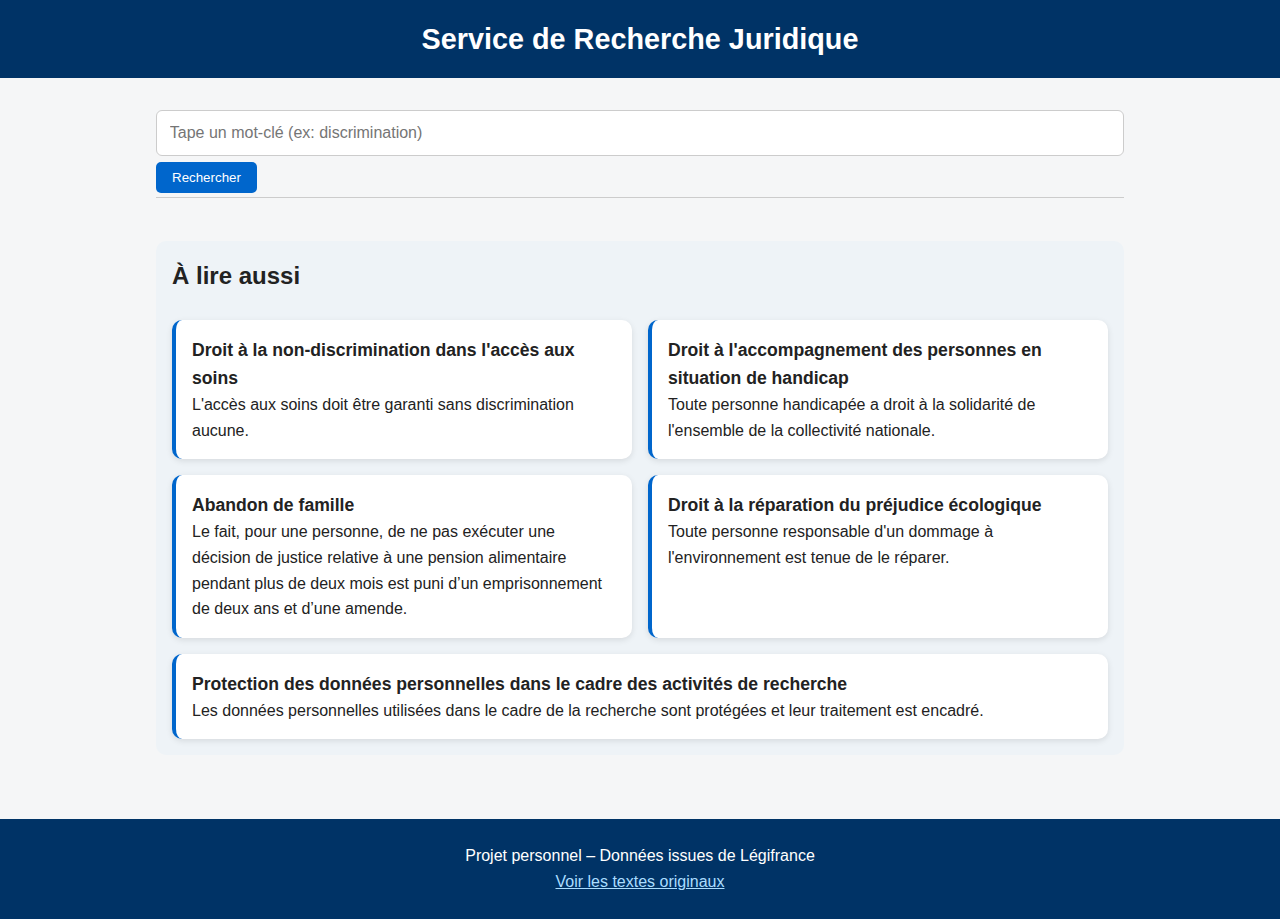
<file: index.html>
<!DOCTYPE html>
<html lang="fr">
<head>
  <meta charset="UTF-8" />
  <meta name="viewport" content="width=device-width, initial-scale=1.0"/>
  <title>Moteur de lois françaises</title>
  <link rel="stylesheet" href="style.css" />
  <link rel="icon" href="gouv.ico">
</head>
<script>
document.addEventListener('DOMContentLoaded', function () {
  const searchInput = document.getElementById('searchInput');
  const searchBtn = document.getElementById('searchBtn');
  const suggestionsDiv = document.getElementById('suggestions');
  const randomArticlesDiv = document.getElementById('randomArticles');

  // 🔍 Redirection vers results.html avec la query
  if (searchBtn && searchInput) {
    searchBtn.addEventListener('click', () => {
      const query = searchInput.value.trim();
      if (query) {
        window.location.href = `results.html?query=${encodeURIComponent(query)}`;
      }
    });
  }

  // 💡 Suggestions dynamiques depuis dico.txt
  if (searchInput) {
    searchInput.addEventListener('input', () => {
      const query = searchInput.value.toLowerCase();
      if (query.length >= 4) {
        suggestWords(query);
      } else {
        suggestionsDiv.style.display = 'none';
      }
    });
  }

  // 📥 Chargement des lois
  fetch('data/lois.json')
    .then(response => {
      if (!response.ok) throw new Error('Erreur réseau');
      return response.json();
    })
    .then(lois => {
      displayRandomLaws(lois);
    })
    .catch(err => console.error('Erreur lors du chargement des lois :', err));

  // 🎲 Afficher 5 lois aléatoires
  function displayRandomLaws(lois) {
    const shuffled = [...lois].sort(() => 0.5 - Math.random());
    const selected = shuffled.slice(0, 5);
    randomArticlesDiv.innerHTML = '';
    selected.forEach(law => {
      const bubble = document.createElement('div');
      bubble.className = 'article-bubble';
      bubble.innerHTML = `<h3>${law.titre}</h3><p>${law.texte}</p>`;
      bubble.addEventListener('click', () => showLawDetails(law));
      randomArticlesDiv.appendChild(bubble);
    });
  }

  // 📚 Suggestion de mots depuis dico.txt
  function suggestWords(query) {
    fetch('data/dico.txt')
      .then(res => res.text())
      .then(text => {
        const words = text.split('\n').filter(w => w.trim());
        const unique = [...new Set(words)];
        const suggestions = unique.filter(w => w.toLowerCase().includes(query));
        suggestionsDiv.innerHTML = '';
        suggestions.forEach(word => {
          const div = document.createElement('div');
          div.textContent = word;
          div.addEventListener('click', () => {
            searchInput.value = word;
            suggestionsDiv.style.display = 'none';
          });
          suggestionsDiv.appendChild(div);
        });
        suggestionsDiv.style.display = 'block';
      });
  }

  // 🪟 Popup pour les bulles aléatoires
  function showLawDetails(law) {
    const popup = document.createElement('div');
    popup.className = 'popup-overlay';
    popup.innerHTML = `
      <div class="popup-content">
        <span class="close" onclick="this.closest('.popup-overlay').remove()">&times;</span>
        <h2>${law.titre}</h2>
        <p>${law.texte}</p>
        <p><strong>Code:</strong> ${law.code}</p>
        <p><strong>Article:</strong> ${law.article}</p>
        <p><strong>Peine:</strong> ${law.peine}</p>
        <p><strong>Solution:</strong> ${law.action}</p>
      </div>
    `;
    document.body.appendChild(popup);
  }
});
</script>


<body>

  <!-- HEADER -->
  <header>
    <div class="header-container">
      <h1><a href="#">Service de Recherche Juridique</a></h1>
    </div>
  </header>

  <!-- CONTENU PRINCIPAL -->
  <main class="container">

    <!-- SECTION DE RECHERCHE -->
    <section class="search-section">
      <input type="text" id="searchInput" placeholder="Tape un mot-clé (ex: discrimination)" autocomplete="off" />
      <button id="searchBtn">Rechercher</button>
      <div id="suggestions" class="suggestions-box"></div>
    </section>

    <!-- SECTION DE RÉSULTATS -->
    <section id="results" class="results-section">
      <!-- Résultats affichés ici par JS -->
    </section>

    <!-- SECTION À LIRE AUSSI -->
    <section class="random-articles">
      <h2>À lire aussi</h2>
      <div id="randomArticles" class="article-bubbles">
        <!-- JS injectera 5 bulles ici -->
      </div>
    </section>

  </main>

  <!-- FOOTER -->
  <footer>
    <div class="footer-container">
      <p>Projet personnel – Données issues de Légifrance</p>
      <p><a href="https://www.legifrance.gouv.fr" target="_blank">Voir les textes originaux</a></p>
    </div>
  </footer>
</body>
</html>
</file>
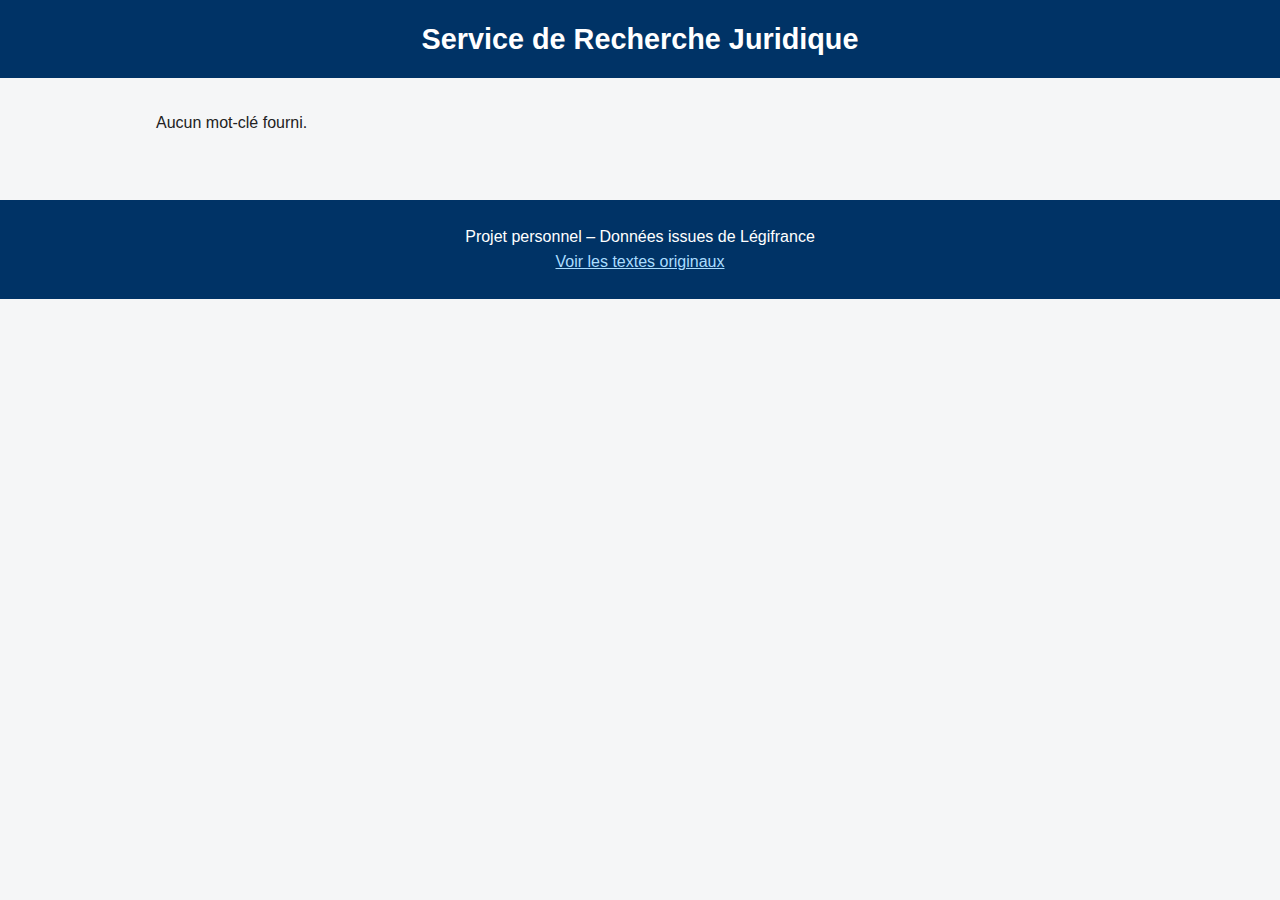
<file: results.html>
<!DOCTYPE html>
<html lang="fr">
<head>
  <meta charset="UTF-8">
  <meta name="viewport" content="width=device-width, initial-scale=1.0">
  <title>Résultats de la Recherche</title>
  <link rel="stylesheet" href="style.css">
</head>
<script>
document.addEventListener('DOMContentLoaded', function () {
  const resultsDiv = document.getElementById('results');
  const modal = document.getElementById('customModal');
  const modalTitle = document.getElementById('modalTitle');
  const modalBody = document.getElementById('modalBody');
  const closeModalBtn = modal.querySelector('.close-modal-btn');
  const query = new URLSearchParams(window.location.search).get('query');

  if (!query) {
    resultsDiv.innerHTML = '<p>Aucun mot-clé fourni.</p>';
    return;
  }

  // Chargement et recherche des lois
  fetch('data/lois.json')
    .then(response => response.json())
    .then(lois => {
      const results = lois.filter(law =>
        law.titre.toLowerCase().includes(query.toLowerCase()) ||
        law.texte.toLowerCase().includes(query.toLowerCase()) ||
        law.code.toLowerCase().includes(query.toLowerCase()) ||
        law.article.toLowerCase().includes(query.toLowerCase()) ||
        law.peine.toLowerCase().includes(query.toLowerCase()) ||
        law.action.toLowerCase().includes(query.toLowerCase())
      );

      if (results.length === 0) {
        resultsDiv.innerHTML = '<p>Aucun résultat trouvé.</p>';
      } else {
        resultsDiv.innerHTML = '';
        results.forEach(law => {
          const card = document.createElement('div');
          card.className = 'card';
          card.innerHTML = `
            <h2>${law.titre}</h2>
            <p>${law.texte}</p>
            <button class="open-modal-btn">Voir plus</button>
            <div class="glow"></div>
          `;

          const btn = card.querySelector('.open-modal-btn');
          btn.addEventListener('click', () => {
            modalTitle.textContent = law.titre;
            modalBody.innerHTML = `
              <p>${law.texte}</p>
              <p><strong>Code :</strong> ${law.code}</p>
              <p><strong>Article :</strong> ${law.article}</p>
              <p><strong>Peine :</strong> ${law.peine}</p>
              <p><strong>Solution :</strong> ${law.action}</p>
              <a href=${law.source}><strong>Sources</strong></a>
            `;
            modal.classList.add('open');
          });

          addCardEffects(card);
          resultsDiv.appendChild(card);
        });
      }
    })
    .catch(error => {
      resultsDiv.innerHTML = '<p>Erreur lors du chargement des données.</p>';
      console.error(error);
    });

  // Fermeture du modal
  closeModalBtn.addEventListener('click', () => {
    modal.classList.remove('open');
  });

  modal.addEventListener('click', (e) => {
    if (e.target === modal) {
      modal.classList.remove('open');
    }
  });

  document.addEventListener('keydown', (e) => {
    if (e.key === 'Escape') {
      modal.classList.remove('open');
    }
  });

  // Effet glow et rotation sur les cartes
  function addCardEffects(card) {
    const glow = card.querySelector('.glow');
    card.addEventListener('mousemove', (e) => {
      const rect = card.getBoundingClientRect();
      const x = e.clientX - rect.left;
      const y = e.clientY - rect.top;
      card.style.setProperty('--x', `${x}px`);
      card.style.setProperty('--y', `${y}px`);
      const rotateX = ((y - rect.height / 2) / (rect.height / 2)) * 10;
      const rotateY = ((x - rect.width / 2) / (rect.width / 2)) * -10;
      card.style.transform = `rotateX(${rotateX}deg) rotateY(${rotateY}deg)`;
      const angle = 135 + rotateX - rotateY;
      card.style.setProperty('--angle', `${angle}deg`);
    });

    card.addEventListener('mouseleave', () => {
      card.style.transform = 'rotateX(0deg) rotateY(0deg)';
      card.style.setProperty('--angle', '135deg');
    });
  }
});
</script>


<body>

  <!-- HEADER -->
  <header>
    <div class="header-container">
      <h1><a href="index.html">Service de Recherche Juridique</a></h1>
    </div>
  </header>

  <!-- CONTENU PRINCIPAL -->
  <main class="container">

    <!-- SECTION DE RÉSULTATS -->
    <section id="results" class="results-section card-grid">
      <!-- Résultats affichés ici par JS -->
    </section>

  </main>

  <!-- FOOTER -->
  <footer>
    <div class="footer-container">
      <p>Projet personnel – Données issues de Légifrance</p>
      <p><a href="https://www.legifrance.gouv.fr" target="_blank">Voir les textes originaux</a></p>
    </div>
  </footer>

<!-- Modal générique injecté dynamiquement -->
<div class="modal-overlay" id="customModal">
  <div class="modal-content">
    <h2 id="modalTitle">Titre</h2>
    <div id="modalBody">Contenu</div>
    <button class="close-modal-btn">Fermer</button>
  </div>
</div>

</body>
</html>
</file>
<file: style.css>
/* RESET DE BASE */
* {
  margin: 0;
  padding: 0;
  box-sizing: border-box;
  font-family: "Segoe UI", Roboto, sans-serif;
}

body {
  background-color: #f5f6f7;
  color: #222;
  line-height: 1.6;
}

a {
  text-decoration: none;
  color: inherit;
}

/* HEADER */
header {
  background-color: #003366;
  padding: 1em 0;
  text-align: center;
  color: white;
}

.header-container h1 {
  font-size: 1.8em;
}

.header-container a {
  color: white;
}

/* CONTENEUR PRINCIPAL */
.container {
  max-width: 1000px;
  margin: 2em auto;
  padding: 0 1em;
}

/* RECHERCHE */
.search-section {
  margin-bottom: 2em;
  position: relative;
}

#searchInput {
  width: 100%;
  padding: 0.8em;
  font-size: 1em;
  border: 1px solid #ccc;
  border-radius: 6px;
}

#searchBtn {
  margin-top: 0.5em;
  padding: 0.6em 1.2em;
  background-color: #0066cc;
  color: white;
  border: none;
  border-radius: 5px;
  cursor: pointer;
}

#searchBtn:hover {
  background-color: #004a99;
}

/* SUGGESTIONS */
.suggestions-box {
  position: absolute;
  top: 105%;
  left: 0;
  right: 0;
  background: white;
  border: 1px solid #ccc;
  border-top: none;
  max-height: 200px;
  overflow-y: auto;
  z-index: 100;
}

.suggestions-box div {
  padding: 0.7em;
  cursor: pointer;
}

.suggestions-box div:hover {
  background-color: #eef3f7;
}

/* RÉSULTATS */
.results-section .result-card {
  background: white;
  border-left: 4px solid #0066cc;
  margin-bottom: 1.5em;
  padding: 1em;
  border-radius: 10px;
  box-shadow: 0 2px 6px rgba(0,0,0,0.1);
}

.result-card h3 {
  margin-bottom: 0.5em;
}

.result-card button {
  margin-top: 0.5em;
  padding: 0.4em 1em;
  background: #0066cc;
  color: white;
  border: none;
  border-radius: 5px;
  cursor: pointer;
}

.result-card button:hover {
  background: #004a99;
}



/* SECTION ARTICLES ALÉATOIRES */
.random-articles {
  margin-top: 3em;
  padding: 1em;
  background-color: #eef3f7;
  border-radius: 10px;
}

.random-articles h2 {
  font-size: 1.5em;
  margin-bottom: 1em;
}

.article-bubbles {
  display: flex;
  flex-wrap: wrap;
  gap: 1em;
  justify-content: space-between;
}

.article-bubble {
  background: white;
  border-left: 4px solid #0066cc;
  border-radius: 10px;
  padding: 1em;
  flex: 1 1 calc(45% - 1em);
  box-shadow: 0 2px 6px rgba(0,0,0,0.1);
  min-width: 200px;
}

.article-bubble h3 {
  margin-top: 0;
  font-size: 1.1em;
}

.article-bubble button {
  margin-top: 0.5em;
  padding: 0.4em 1em;
  background: #0066cc;
  color: white;
  border: none;
  border-radius: 5px;
  cursor: pointer;
}

.article-bubble button:hover {
  background: #004b99;
}

/* FOOTER */
footer {
  background-color: #003366;
  color: white;
  text-align: center;
  padding: 1.5em 0;
  margin-top: 4em;
}

footer a {
  color: #aaddff;
  text-decoration: underline;
}
/* CARD */
.card-container {
  perspective: 1000px;
  z-index: 1;
  margin-bottom: 2em;
}

.card {
  position: relative;
  width: 320px;
  padding: 2em;
  color: white;
  border-radius: 20px;
  backdrop-filter: blur(14px);
  background: rgba(0, 0, 100, 0.15);
  box-shadow: 0 10px 40px rgba(0, 0, 0, 0.4);
  overflow: hidden;
  transform-style: preserve-3d;
  transition: transform 0.1s ease;
  font-family: 'Poppins', sans-serif;
  z-index: 1;
  margin: 1em auto;
}

.card::before {
  content: '';
  position: absolute;
  inset: 0;
  border-radius: 20px;
  padding: 2px;
  background: linear-gradient(var(--angle, 135deg), rgba(255,255,255,0.1), rgba(255,255,255,0));
  -webkit-mask: linear-gradient(#fff 0 0) content-box, linear-gradient(#fff 0 0);
  -webkit-mask-composite: xor;
  mask-composite: exclude;
  pointer-events: none;
  z-index: 2;
  transition: background 0.2s ease;
}

.card::after {
  content: '';
  position: absolute;
  inset: 0;
  background-image: url('https://grainy-gradients.vercel.app/noise.svg');
  opacity: 0.05;
  pointer-events: none;
  z-index: 1;
}

.glow {
  position: absolute;
  top: var(--y, 50%);
  left: var(--x, 50%);
  width: 200px;
  height: 200px;
  background: radial-gradient(circle at center, rgba(0, 255, 200, 0.2), transparent 80%);
  transform: translate(-50%, -50%);
  pointer-events: none;
  opacity: 0;
  transition: top 0.1s, left 0.1s, opacity 0.3s ease;
  z-index: 0;
}

.card:hover .glow {
  opacity: 1;
}
.card-grid {
  display: grid;
  grid-template-columns: 1fr;
  gap: 1.5em;
  justify-content: center;
}

@media (min-width: 768px) {
  .card-grid {
    grid-template-columns: 1fr 1fr;
  }
}
.card {
  width: 100%;
  box-sizing: border-box;
}
/* Voir Plus (modal stylé) */
.open-modal-btn {
  padding: 15px 30px;
  font-size: 1rem;
  background-color: #003366;
  color: #fff;
  border: none;
  border-radius: 6px;
  cursor: pointer;
  transition: background-color 0.3s ease;
}
.open-modal-btn:hover {
  background-color: #00509e;
}

.modal-overlay {
  display: none;
  position: fixed;
  top: 0; left: 0;
  width: 100%; height: 100%;
  background: rgba(0, 0, 0, 0.5);
  z-index: 1000;
  justify-content: center;
  align-items: center;
  opacity: 0;
  visibility: hidden;
  transition: opacity 0.3s ease, visibility 0.3s ease;
}

.modal-content {
  background-color: #fff;
  padding: 30px;
  border-radius: 10px;
  width: 90%;
  max-width: 500px;
  text-align: left;
  box-shadow: 0 4px 6px rgba(0, 0, 0, 0.15);
  transform: translateY(-30px);
  opacity: 0;
  transition: opacity 0.3s ease, transform 0.3s ease;
}

.modal-overlay.open {
  display: flex;
  opacity: 1;
  visibility: visible;
}

.modal-overlay.open .modal-content {
  opacity: 1;
  transform: translateY(0);
}

.close-modal-btn {
  margin-top: 20px;
  padding: 10px 20px;
  background-color: #003366;
  color: #fff;
  border: none;
  border-radius: 5px;
  cursor: pointer;
}

.close-modal-btn:hover {
  background-color: #004a99;
}
</file>
